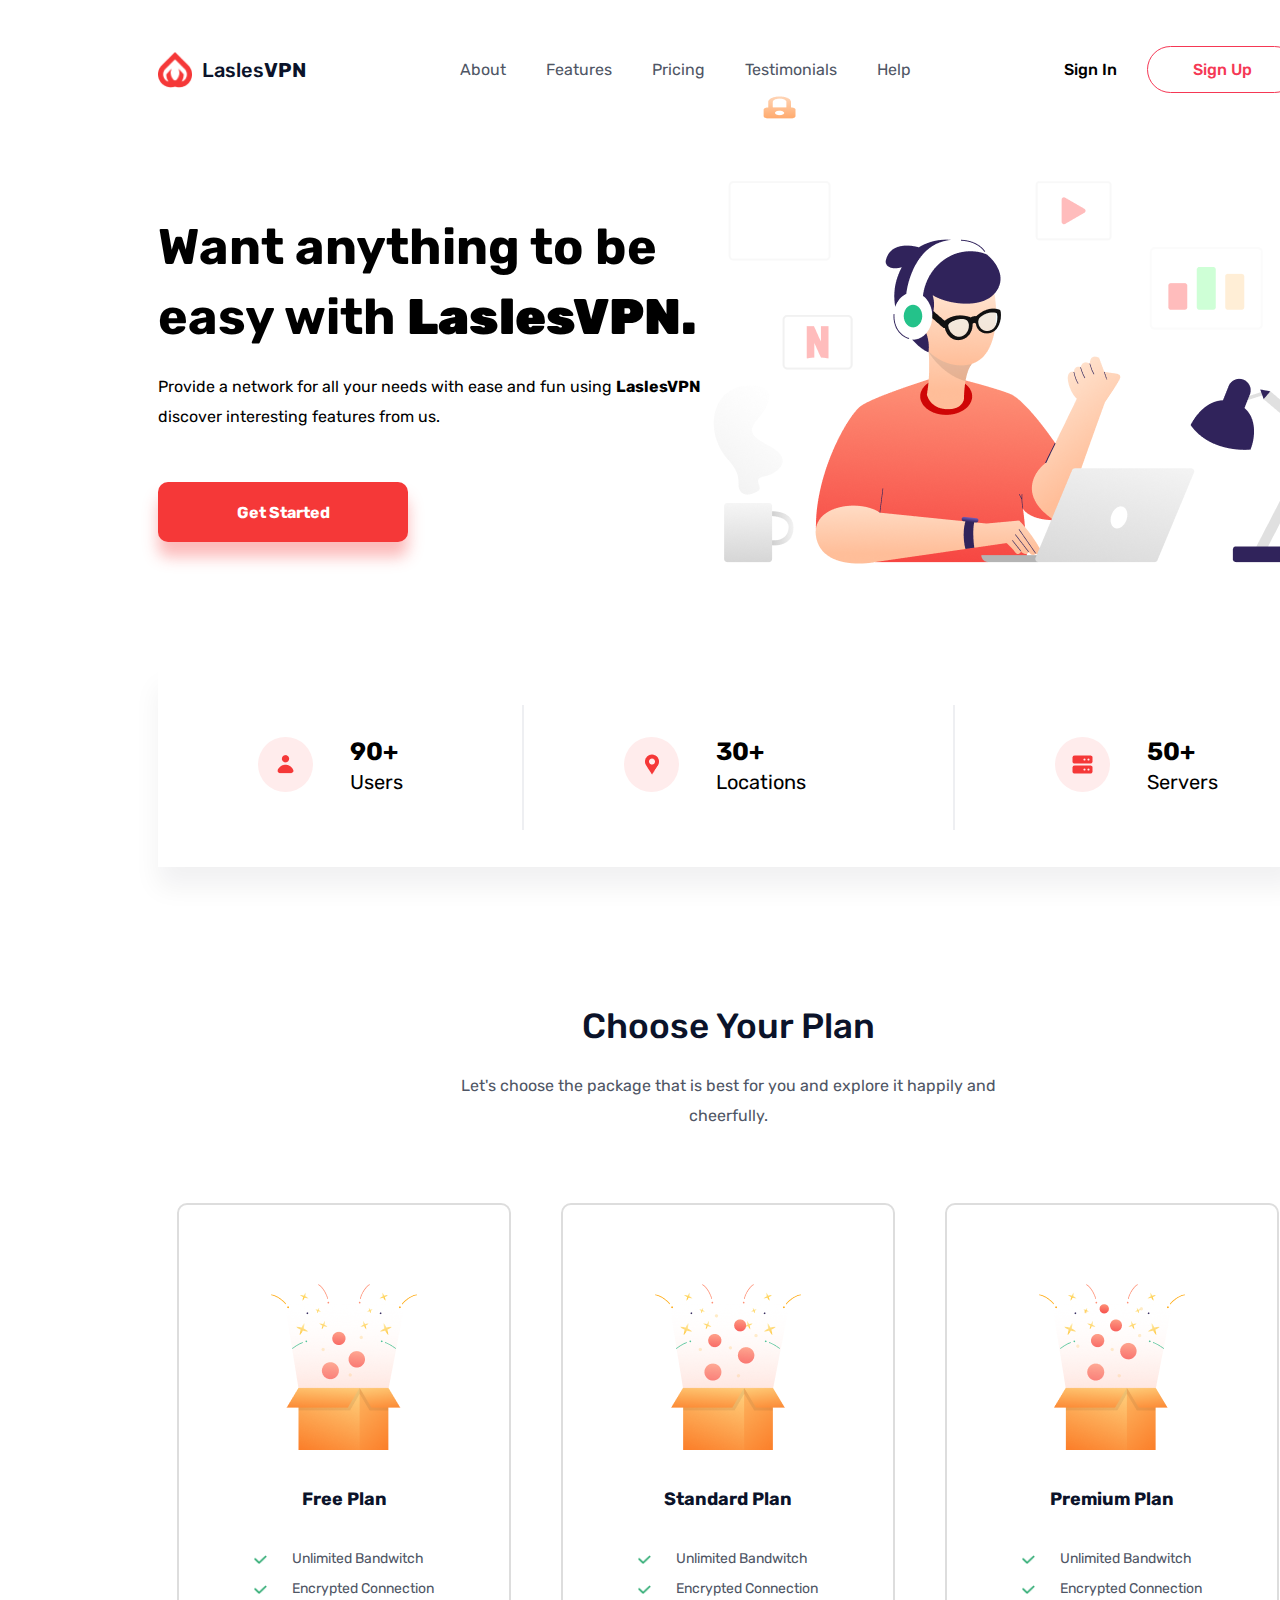
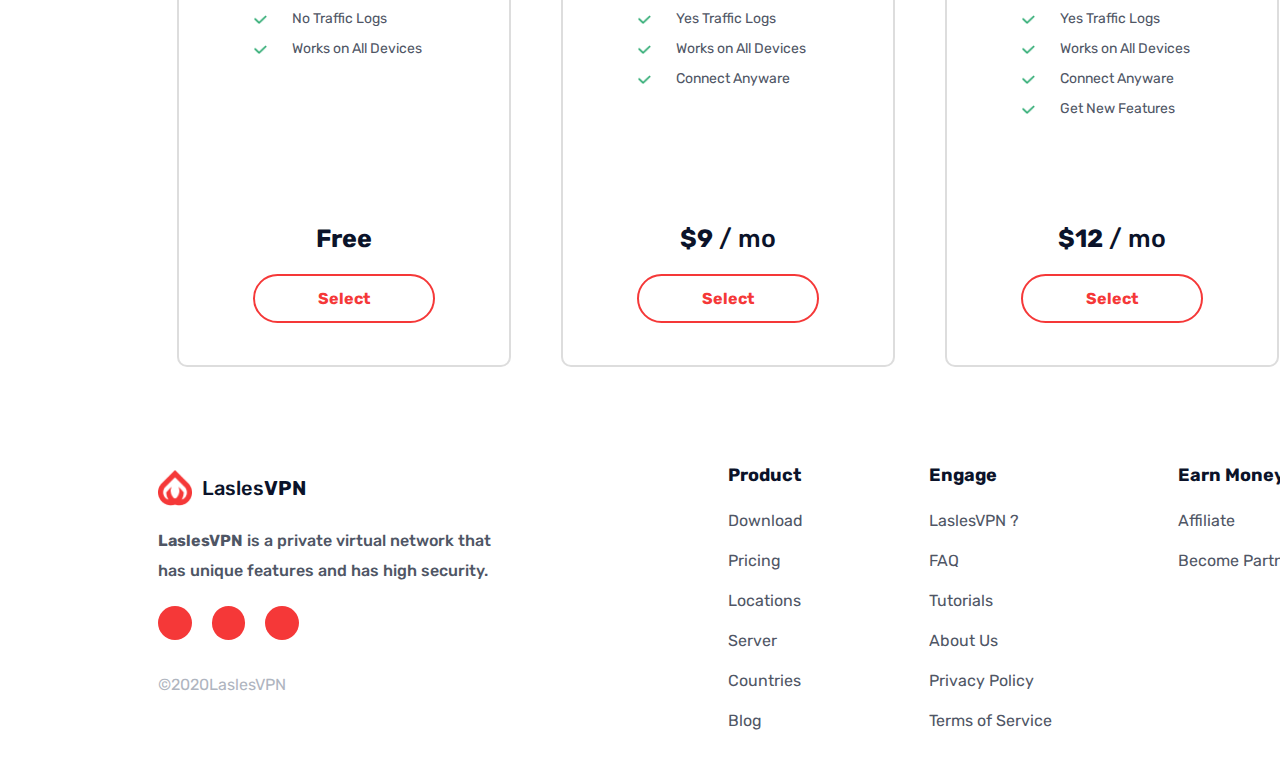
<file: lw3.1/index.html>
<!DOCTYPE html>
<html lang="en">

<head>
  <meta charset="UTF-8">
  <meta name="viewport" content="width=device-width, initial-scale=1.0">
  <title>Document</title>
  <link rel="stylesheet" href="style/style.css">
</head>

<body>
  <header class="header">
    <div class="header-logo logo">
      <img src="images/logo.png" alt="" class="logo__img">
      <div class="logo__text">Lasles<b>VPN</b></div>
    </div>
    <div class="header-menu">
      <div class="menu__item">About</div>
      <div class="menu__item">Features</div>
      <div class="menu__item">Pricing</div>
      <div class="menu__item">Testimonials</div>
      <div class="menu__item">Help</div>
    </div>
    <div class="header-account-menu">
      <div class="account-menu__item">Sign In</div>
      <div class="account-menu__item account-menu__item--color_red">Sign Up</div>
    </div>
  </header>
  <div class="main-title">
    <div class="main-title-text">
      <div class="main-title-text__header">Want anything to be easy with <b>LaslesVPN.</b></div>
      <div class="main-title-text__slogan">Provide a network for all your needs with ease and fun using <b>LaslesVPN</b> discover interesting features from us.</div>
      <div class="main-title-text__btn">Get Started</div>
    </div>
    <img src="images/main-title.png" alt="" class="main-title-img"></img>
  </div>
  <div class="company-info">
    <div class="company-info-item">
      <div class="company-info-item__img">
        <img src="images/ico1.png" alt=""></img>
      </div>
      <div class="company-info-item-text">
        <div class="company-info-item-text__header">90+</div>
        <div class="company-info-item-text__name">Users</div>
      </div>
    </div>
    <div class="company-info-item">
      <div class="company-info-item__img">
        <img src="images/ico2.png" alt=""></img>
      </div>
      <div class="company-info-item-text">
        <div class="company-info-item-text__header">30+</div>
        <div class="company-info-item-text__name">Locations</div>
      </div>
    </div>
    <div class="company-info-item">
      <div class="company-info-item__img">
        <img src="images/ico3.png" alt=""></img>
      </div>
      <div class="company-info-item-text">
        <div class="company-info-item-text__header">50+</div>
        <div class="company-info-item-text__name">Servers</div>
      </div>
    </div>
  </div>
  <div class="text-block">
    <div class="text-block__head">Choose Your Plan</div>
    <div class="text-block__slogan">Let's choose the package that is best for you and explore it happily and cheerfully.</div>
  </div>
  <div class="plan-menu">
    <div class="plan-menu-item">
      <div class="plan-menu-item-logo">
        <img src="images/plan-item1.png" alt="" class="plan-menu-item-logo__img">
        <div class="plan-menu-item-logo__text"><b>Free Plan</b></div>
      </div>
      <ul class="plan-menu-item-list">
        <li class="list-item">
          <img src="images/ico4.png" alt="" class="list-item__img">
          <div class="list-item__text">Unlimited Bandwitch</div>
        </li>
        <li class="list-item">
          <img src="images/ico4.png" alt="" class="list-item__img">
          <div class="list-item__text">Encrypted Connection</div>
        </li>
        <li class="list-item">
          <img src="images/ico4.png" alt="" class="list-item__img">
          <div class="list-item__text">No Traffic Logs</div>
        </li>
        <li class="list-item">
          <img src="images/ico4.png" alt="" class="list-item__img">
          <div class="list-item__text">Works on All Devices</div>
        </li>
      </ul>
      <div class="plan-menu-item__price"><b>Free</b></div>
      <div class="plan-menu-item__btn">Select</div>
    </div>
    <div class="plan-menu-item">
      <div class="plan-menu-item-logo">
        <img src="images/plan-item2.png" alt="" class="plan-menu-item-logo__img">
        <div class="plan-menu-item-logo__text"><b>Standard Plan</b></div>
      </div>
      <ul class="plan-menu-item-list">
        <li class="list-item">
          <img src="images/ico4.png" alt="" class="list-item__img">
          <div class="list-item__text">Unlimited Bandwitch</div>
        </li>
        <li class="list-item">
          <img src="images/ico4.png" alt="" class="list-item__img">
          <div class="list-item__text">Encrypted Connection</div>
        </li>
        <li class="list-item">
          <img src="images/ico4.png" alt="" class="list-item__img">
          <div class="list-item__text">Yes Traffic Logs</div>
        </li>
        <li class="list-item">
          <img src="images/ico4.png" alt="" class="list-item__img">
          <div class="list-item__text">Works on All Devices</div>
        </li>
        <li class="list-item">
          <img src="images/ico4.png" alt="" class="list-item__img">
          <div class="list-item__text">Connect Anyware</div>
        </li>
      </ul>
      <div class="plan-menu-item__price"><b>$9</b> / mo</div>
      <div class="plan-menu-item__btn">Select</div>
    </div>
    <div class="plan-menu-item">
      <div class="plan-menu-item-logo">
        <img src="images/plan-item3.png" alt="" class="plan-menu-item-logo__img">
        <div class="plan-menu-item-logo__text"><b>Premium Plan</b></div>
      </div>
      <ul class="plan-menu-item-list">
        <li class="list-item">
          <img src="images/ico4.png" alt="" class="list-item__img">
          <div class="list-item__text">Unlimited Bandwitch</div>
        </li>
        <li class="list-item">
          <img src="images/ico4.png" alt="" class="list-item__img">
          <div class="list-item__text">Encrypted Connection</div>
        </li>
        <li class="list-item">
          <img src="images/ico4.png" alt="" class="list-item__img">
          <div class="list-item__text">Yes Traffic Logs</div>
        </li>
        <li class="list-item">
          <img src="images/ico4.png" alt="" class="list-item__img">
          <div class="list-item__text">Works on All Devices</div>
        </li>
        <li class="list-item">
          <img src="images/ico4.png" alt="" class="list-item__img">
          <div class="list-item__text">Connect Anyware</div>
        </li>
        <li class="list-item">
          <img src="images/ico4.png" alt="" class="list-item__img">
          <div class="list-item__text">Get New Features</div>
        </li>
      </ul>
      <div class="plan-menu-item__price"><b>$12</b> / mo</div>
      <div class="plan-menu-item__btn">Select</div>
    </div>
  </div>
  <footer class="footer">
    <div class="footer-company-info">
      <div class="footer-company-info-logo logo">
        <img src="images/logo.png" alt="" class="logo__img">
        <div class="logo__text">Lasles<b>VPN</b></div>
      </div>
      <div class="footer-company-info__description"><b>LaslesVPN</b> is a private virtual network that has unique features and has high security.</div>
      <div class="footer-company-info-dots">
        <div class="dot"></div>
        <div class="dot"></div>
        <div class="dot"></div>
      </div>
      <div class="footer-company-info__copyright">©2020LaslesVPN</div>
    </div>
    <div class="footer-product">
      <div class="footer-list__header"><b>Product</b></div>
      <ul class="footer-list">
        <li class="footer-list-item">Download </li>
        <li class="footer-list-item">Pricing</li>
        <li class="footer-list-item">Locations</li>
        <li class="footer-list-item">Server</li>
        <li class="footer-list-item">Countries</li>
        <li class="footer-list-item">Blog</li>
      </ul>
    </div>
    <div class="footer-engage">
      <div class="footer-list__header"><b>Engage</b></div>
      <ul class="footer-list">
        <li class="footer-list-item">LaslesVPN ?</li>
        <li class="footer-list-item">FAQ</li>
        <li class="footer-list-item">Tutorials</li>
        <li class="footer-list-item">About Us</li>
        <li class="footer-list-item">Privacy Policy</li>
        <li class="footer-list-item">Terms of Service</li>
      </ul>
    </div>
    <div class="footer-earn-money">
      <div class="footer-list__header"><b>Earn Money</b></div>
      <ul class="footer-list">
        <li class="footer-list-item">Affiliate</li>
        <li class="footer-list-item">Become Partner</li>
      </ul>
    </div>
  </footer>
</body>

</html>
</file>
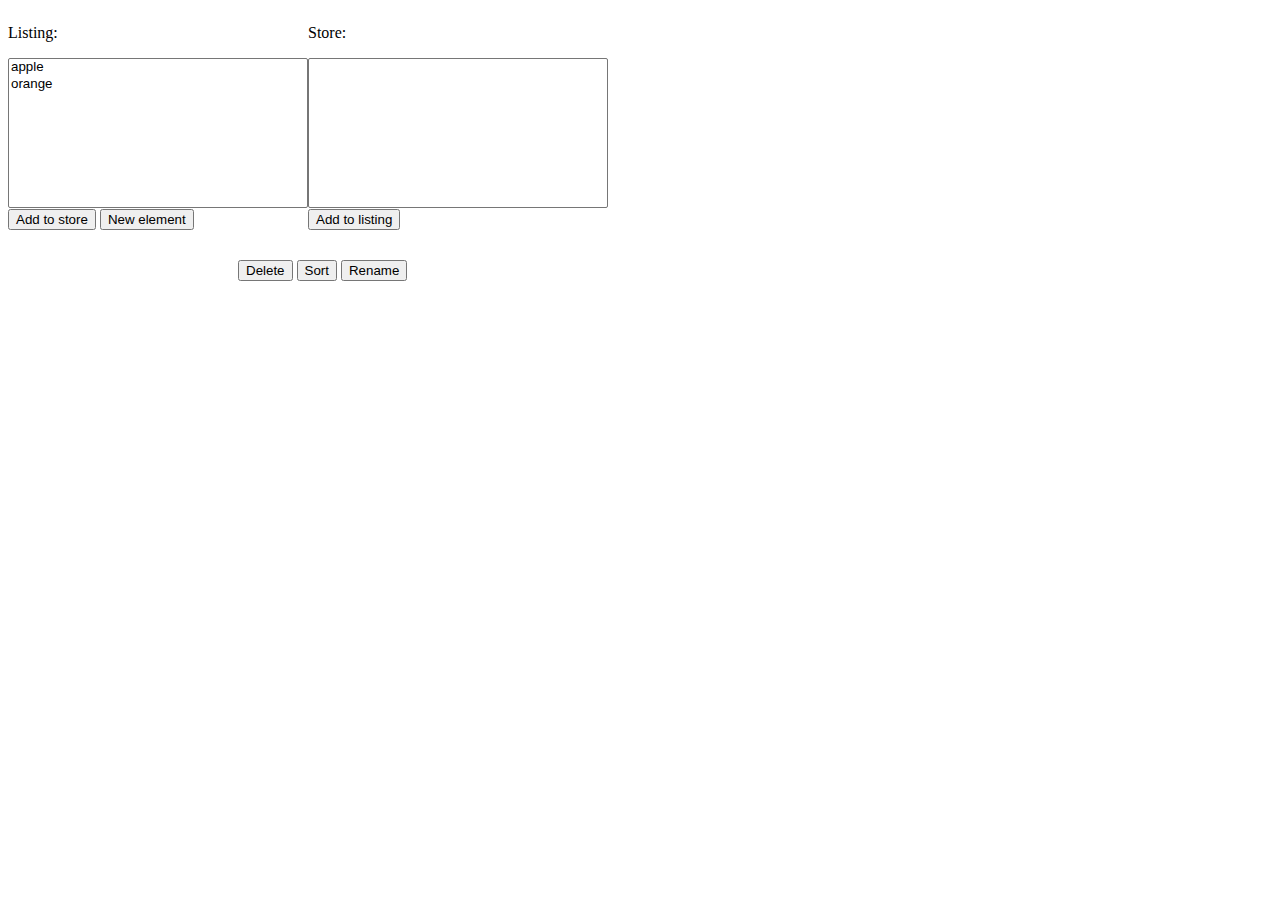
<file: lw3.2/index.html>
<!DOCTYPE html>
<html lang="en">

<head>
  <meta charset="UTF-8">
  <meta name="viewport" content="width=device-width, initial-scale=1.0">
  <title>Document</title>
  <link rel="stylesheet" href="style/style.css">
</head>

<body>
  <div class="app">
    <div class="listing-block">
      <p>Listing:</p>
      <select size="10" class="listing-select">
        <option>apple</option>
        <option>orange</option>
      </select>
      <br>
      <button id="add-store-button">
        Add to store
      </button>
      <button id="new-element-button">
        New element
      </button>
    </div>
    <div class="store-block">
      <p>Store:</p>
      <select size="10" class="store-select">
      </select>
      <br>
      <button id="add-listing-button">
        Add to listing
      </button>
    </div>
  </div>
  <button id="delete-button">
    Delete
  </button>
  <button id="sort-button">
    Sort
  </button>
  <button id="rename-button">
    Rename
  </button>
  <script src="script/script.js"></script>
</body>

</html>
</file>
<file: lw3.1/style/style.css>
@font-face {
  font-family: 'Rubik';
  src: url('../fonts/Rubik-VariableFont_wght.ttf');
}

body {
  width: 1440px;
}

.header {
  width: 1140px;
  margin: 45.62px auto 0 auto;
  display: flex;
  flex-direction: row;
  justify-content: space-between;
}

.logo {
  margin-top: 6.12px;
  height: 36.23px;
  display: flex;
  flex-direction: row;
}

.logo__text {
  font-family: Rubik;
  font-style: normal;
  font-weight: 500;
  font-size: 20px;
  line-height: 24px;
  margin-top: 6.12px;
  margin-left: 10px;
  color: #0B132A
}

.header-menu {
  display: flex;
  flex-direction: row;
}

.header-account-menu {
  display: flex;
  flex-direction: row;
}

.menu__item {
  font-family: Rubik;
  font-style: normal;
  font-weight: normal;
  font-size: 16px;
  line-height: 19px;
  color: #4F5665;
  margin-right: 40px;
  margin-top: 14px;
}

.menu__item:hover {
  cursor: pointer;
}

.menu__item:last-child {
  margin-right: 0;
}

.account-menu__item {
  font-family: Rubik;
  font-style: normal;
  font-weight: 500;
  font-size: 16px;
  line-height: 19px;
  margin-top: 14px;
}

.account-menu__item:hover {
  cursor: pointer;
}

.account-menu__item:last-child:hover {
  background: #F53855;
  color: #fff;
  transition-duration: 0.5s;
}

.account-menu__item:last-child {
  margin-left: 30px;
  margin-top: 0px;
  padding: 13px 45px;
  border: 1px solid #F53855;
  border-radius: 50px;
  transition-duration: 0.5s;
}

.account-menu__item--color_red {
  color: #F53855;
}

.main-title {
  display: flex;
  flex-direction: row;
  margin-left: 150px;
  margin-top: 3.84px;
}

.main-title-text {
  width: 555px;
  margin-top: 116px;
}

.main-title-text__header {
  font-family: Rubik;
  font-style: normal;
  font-weight: 700;
  font-size: 50px;
  line-height: 70px;
}

.main-title-text__slogan {
  font-family: Rubik;
  font-style: normal;
  font-weight: normal;
  font-size: 16px;
  line-height: 30px;
  margin-top: 20px;
}

.main-title-text__btn {
  width: 250px;
  height: 60px;
  margin-top: 50px;
  background: #F53838;
  border-radius: 10px;
  font-family: Rubik;
  font-style: normal;
  font-weight: bold;
  font-size: 16px;
  line-height: 25px;
  color: #FFFFFF;
  display: flex;
  flex-flow: wrap;
  align-content: center;
  justify-content: center;
  box-shadow: 0 15px 15px rgba(245, 56, 56, 0.35);
  transition-duration: 0.5s;
}

.main-title-text__btn:hover {
  cursor: pointer;
  box-shadow: none;
  transition-duration: 0.5s;
}

.company-info {
  margin-top: 103px;
  margin-left: 150px;
  width: 1140px;
  height: 200px;
  display: flex;
  flex-flow: wrap;
  align-content: center;
  flex-direction: row;
  justify-content: space-between;
  box-shadow: 0 20px 25px rgba(13, 16, 37, 0.06);
}

.company-info-item {
  display: flex;
  flex-direction: row;
  flex-flow: wrap;
  align-content: center;
  width: 429px;
  height: 125.57px;
  border-right: 2px solid #EEEFF2;
}

.company-info-item:first-child {
  width: 364px;
}

.company-info-item:last-child {
  width: 343px;
  border-right: none;
}

.company-info-item__img {
  height: 55px;
  width: 55px;
  background: #FFECEC;
  border-radius: 70px;
  display: flex;
  flex-flow: wrap;
  align-content: center;
  justify-content: center;
  margin-left: 100px;
}

.company-info-item-text {
  margin-left: 36.5px;
}

.company-info-item-text__header {
  font-family: Rubik;
  font-style: normal;
  font-weight: bold;
  font-size: 25px;
  line-height: 30px;
}

.company-info-item-text__name {
  font-family: Rubik;
  font-style: normal;
  font-weight: normal;
  font-size: 20px;
  line-height: 30px;
}

.text-block__head {
  font-family: Rubik;
  font-style: normal;
  font-weight: 500;
  font-size: 35px;
  line-height: 50px;
  text-align: center;
  color: #0B132A;
  margin-top: 133.5px;
}

.text-block__slogan {
  font-family: Rubik;
  font-style: normal;
  font-weight: normal;
  font-size: 16px;
  line-height: 30px;
  text-align: center;
  color: #4F5665;
  width: 555px;
  margin: 0 auto;
  margin-top: 20px;
}

.plan-menu {
  width: 1140px;
  margin-left: 150px;
  margin-top: 72px;
  display: flex;
  flex-direction: row;
  flex-flow: wrap;
  align-content: center;
  justify-content: center;
}

.plan-menu-item {
  width: 330px;
  height: 760px;
  border: 2px solid #DDDDDD;
  border-radius: 10px;
  margin-right: 50px;
  display: flex;
  flex-direction: column;
  transition-duration: 0.5s;
}

.plan-menu-item:hover {
  border: 2px solid #F53838;
  transition-duration: 0.5s;
}

.plan-menu-item:last-child {
  margin-right: 0;
}

.plan-menu-item-logo {
  margin: 0 auto;
  margin-top: 79.3px;
}

.plan-menu-item-logo__text {
  margin-top: 30px;
  font-family: Rubik;
  font-style: normal;
  font-weight: 500;
  font-size: 18px;
  line-height: 30px;
  text-align: center;
  color: #0B132A;
}

.plan-menu-item-list {
  margin: 0 auto;
  margin-top: 30px;
  padding: 0px;
  height: 230px;
}

.list-item {
  display: flex;
  flex-direction: row;
}

.list-item__img {
  margin: auto 0;
  margin-right: 25.61px;
  height: 9.07px;
  width: 13.33px;
}

.list-item__text {
  font-family: Rubik;
  font-style: normal;
  font-weight: normal;
  font-size: 14px;
  line-height: 30px;
  color: #4F5665;
}

.plan-menu-item__price {
  margin: 0 auto;
  margin-top: 50px;
  font-family: Rubik;
  font-style: normal;
  font-weight: 500;
  font-size: 25px;
  line-height: 30px;
  text-align: center;
  color: #0B132A;
}

.plan-menu-item__btn {
  margin: 0 auto;
  margin-top: 20px;
  width: 177.88px;
  height: 45px;
  border: 2px solid #F53838;
  border-radius: 50px;
  display: flex;
  flex-flow: wrap;
  align-content: center;
  justify-content: center;
  font-family: Rubik;
  font-style: normal;
  font-weight: bold;
  font-size: 16px;
  line-height: 19px;
  color: #F53838;
  transition-duration: 0.5s;
  cursor: pointer;
}

.plan-menu-item:hover>.plan-menu-item__btn {
  background: #F53838;
  color: #FFFFFF;
  transition-duration: 0.5s;
}

.footer {
  margin-top: 97px;
  margin-left: 150px;
  display: flex;
  flex-direction: row;
}

.footer-company-info__description {
  font-family: Rubik;
  font-style: normal;
  font-weight: 500;
  font-size: 16px;
  line-height: 30px;
  color: #4F5665;
  margin-top: 20px;
  width: 340px;
}

.footer-company-info-dots {
  display: flex;
  flex-direction: row;
  margin-top: 20px;
}

.dot {
  background: #F53838;
  height: 33.6px;
  width: 33.6px;
  border-radius: 70%;
  margin-right: 20px;
}

.dot:last-child {
  margin-right: 0;
}

.footer-company-info__copyright {
  font-family: Rubik;
  font-style: normal;
  font-weight: normal;
  font-size: 16px;
  line-height: 30px;
  color: #AFB5C0;
  margin-top: 30px;
}

.footer-product {
  margin-left: 230px;
}

.footer-engage {
  margin-left: 126px;
}

.footer-earn-money {
  margin-left: 126px;
}

.footer-list__header {
  font-family: Rubik;
  font-style: normal;
  font-weight: 500;
  font-size: 18px;
  color: #0B132A;
}

.footer-list {
  margin-top: 20px;
  padding: 0;
}

.footer-list-item {
  margin-bottom: 10px;
  font-family: Rubik;
  font-style: normal;
  font-weight: normal;
  font-size: 16px;
  line-height: 30px;
  color: #4F5665;
  list-style-type: none;
  cursor: pointer;
}
</file>
<file: lw3.2/style/style.css>
.app {
  display: flex;
  flex-direction: row;
}

.listing-block select,
.store-block select {
  width: 300px;
  height: 150px;
}

#delete-button {
  margin-top: 30px;
  margin-left: 230px
}
</file>
